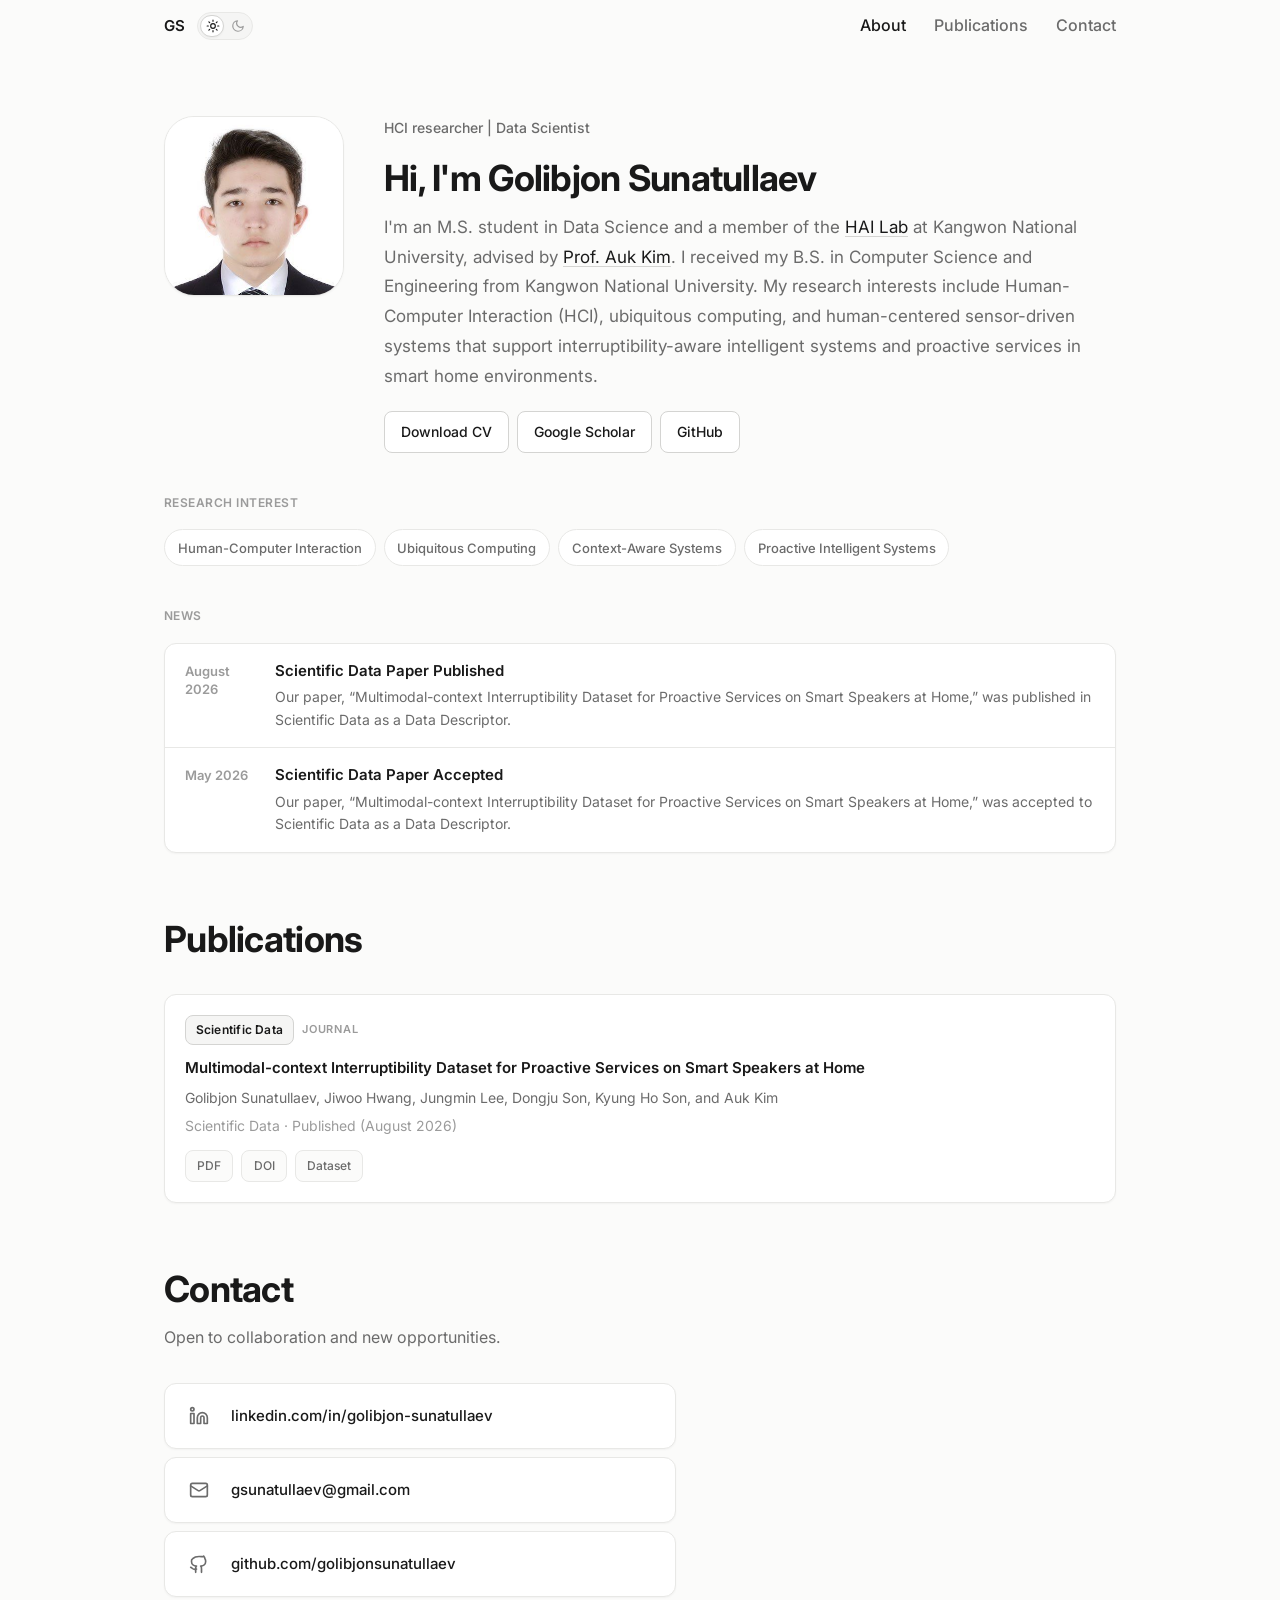
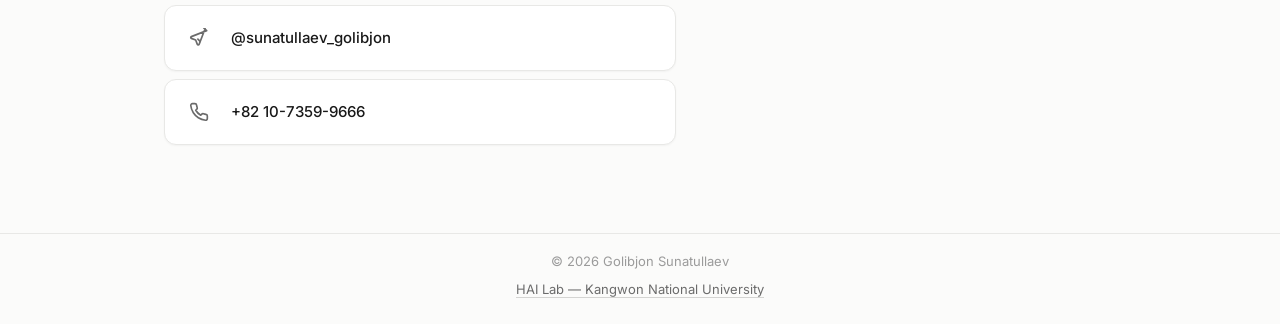
<file: index.html>
<!DOCTYPE html>
<html lang="en">
<head>
  <meta charset="UTF-8">
  <meta name="viewport" content="width=device-width, initial-scale=1.0, viewport-fit=cover">
  <title>Golibjon Sunatullaev</title>
  <link rel="icon" id="favicon" href="favicon2.ico">
  <link rel="preconnect" href="https://fonts.googleapis.com">
  <link rel="preconnect" href="https://fonts.gstatic.com" crossorigin>
  <link href="https://fonts.googleapis.com/css2?family=Inter:wght@400;500;600;700&display=swap" rel="stylesheet">
  <link rel="stylesheet" href="style.css">
  <script>
    (function () {
      function updateFavicon(theme) {
        var href = theme === "dark" ? "favicon.ico" : "favicon2.ico";
        var icon = document.getElementById("favicon");
        if (icon && icon.parentNode) {
          var nextIcon = icon.cloneNode(false);
          nextIcon.setAttribute("href", href + "?theme=" + theme);
          icon.parentNode.replaceChild(nextIcon, icon);
        }

        var shortcutIcon = document.getElementById("favicon-shortcut");
        if (!shortcutIcon) {
          shortcutIcon = document.createElement("link");
          shortcutIcon.setAttribute("id", "favicon-shortcut");
          shortcutIcon.setAttribute("rel", "shortcut icon");
          document.head.appendChild(shortcutIcon);
        }
        shortcutIcon.setAttribute("href", href + "?theme=" + theme);
      }

      var stored = localStorage.getItem("theme");
      var prefersDark = window.matchMedia("(prefers-color-scheme: dark)").matches;
      var theme = stored || (prefersDark ? "dark" : "light");
      document.documentElement.setAttribute("data-theme", theme);
      updateFavicon(theme);
      window.updateThemeFavicon = updateFavicon;
    })();
  </script>
</head>
<body>
  <header class="site-header" id="top">
    <nav class="navbar container" aria-label="Primary navigation">
      <div class="nav-start">
        <a class="brand" href="#top">GS</a>
        <button class="theme-switch" type="button" role="switch" aria-checked="false" aria-label="Switch to dark mode" title="Switch to dark mode">
          <span class="theme-switch-track">
            <span class="theme-switch-icon theme-switch-sun" aria-hidden="true">
              <svg xmlns="http://www.w3.org/2000/svg" width="14" height="14" viewBox="0 0 24 24" fill="none" stroke="currentColor" stroke-width="2" stroke-linecap="round" stroke-linejoin="round">
                <circle cx="12" cy="12" r="4"></circle>
                <path d="M12 2v2M12 20v2M4.93 4.93l1.41 1.41M17.66 17.66l1.41 1.41M2 12h2M20 12h2M4.93 19.07l1.41-1.41M17.66 6.34l1.41-1.41"></path>
              </svg>
            </span>
            <span class="theme-switch-icon theme-switch-moon" aria-hidden="true">
              <svg xmlns="http://www.w3.org/2000/svg" width="14" height="14" viewBox="0 0 24 24" fill="none" stroke="currentColor" stroke-width="2" stroke-linecap="round" stroke-linejoin="round">
                <path d="M21 12.79A9 9 0 1 1 11.21 3 7 7 0 0 0 21 12.79z"></path>
              </svg>
            </span>
            <span class="theme-switch-thumb" aria-hidden="true"></span>
          </span>
        </button>
      </div>
      <button class="menu-toggle" type="button" aria-label="Toggle navigation" aria-expanded="false">
        <span></span>
        <span></span>
        <span></span>
      </button>
      <ul class="nav-links">
        <li><a href="#about">About</a></li>
        <li><a href="#publications">Publications</a></li>
        <li><a href="#contact">Contact</a></li>
      </ul>
    </nav>
  </header>

  <main>
    <section class="section" id="about">
      <div class="container">
        <div class="about-layout">
          <figure class="about-photo">
            <img
              class="about-photo-img"
              src="3x4 rasm.jpg"
              alt="Golibjon Sunatullaev"
              width="200"
              height="200"
              loading="lazy"
            >
          </figure>

          <div class="about-body">
            <header class="page-header">
              <p class="eyebrow">HCI researcher | Data Scientist</p>
              <h1 class="page-heading">Hi, I'm Golibjon Sunatullaev</h1>
              <p class="page-intro">
                I'm an M.S. student in Data Science and a member of the <a class="intro-link" href="https://hai.kangwon.ac.kr/" target="_blank" rel="noopener noreferrer">HAI Lab</a> at Kangwon National University, advised by <a class="intro-link" href="https://kimauk.github.io/" target="_blank" rel="noopener noreferrer">Prof. Auk Kim</a>. I received my B.S. in Computer Science and Engineering from Kangwon National University. My research interests include Human-Computer Interaction (HCI), ubiquitous computing, and human-centered sensor-driven systems that support interruptibility-aware intelligent systems and proactive services in smart home environments.
              </p>
            </header>

            <div class="about-actions">
              <a class="btn btn-secondary" href="https://drive.google.com/file/d/19ArJ_HFTnsXw5yrwB0dMmEfiG8anekxQ/view?usp=sharing" target="_blank" rel="noopener noreferrer">Download CV</a>
              <a class="btn btn-secondary" href="https://scholar.google.com/citations?user=9nj5_SAAAAAJ&hl=en&authuser=2" target="_blank" rel="noopener noreferrer">Google Scholar</a>
              <a class="btn btn-secondary" href="https://github.com/golibjonsunatullaev" target="_blank" rel="noopener noreferrer">GitHub</a>
            </div>
          </div>
        </div>

        <div class="subsection">
          <h2 class="subsection-title">Research Interest</h2>
          <div class="tag-list" role="list">
            <span class="tag" role="listitem">Human-Computer Interaction</span>
            <span class="tag" role="listitem">Ubiquitous Computing</span>
            <span class="tag" role="listitem">Context-Aware Systems</span>
            <span class="tag" role="listitem">Proactive Intelligent Systems</span>
          </div>
        </div>

        <div class="subsection">
          <h2 class="subsection-title">News</h2>
          <div class="news-feed">
            <article class="news-item">
              <time class="news-date" datetime="2026-08">August 2026</time>
              <div class="news-content">
                <h3 class="news-title">Scientific Data Paper Published</h3>
                <p class="news-desc">Our paper, “Multimodal-context Interruptibility Dataset for Proactive Services on Smart Speakers at Home,” was published in Scientific Data as a Data Descriptor.</p>
              </div>
            </article>
            <article class="news-item">
              <time class="news-date" datetime="2026-05">May 2026</time>
              <div class="news-content">
                <h3 class="news-title">Scientific Data Paper Accepted</h3>
                <p class="news-desc">Our paper, “Multimodal-context Interruptibility Dataset for Proactive Services on Smart Speakers at Home,” was accepted to Scientific Data as a Data Descriptor.</p>
              </div>
            </article>
          </div>
        </div>
      </div>
    </section>

    <section class="section" id="publications">
      <div class="container">
        <header class="page-header">
          <h2 class="page-heading">Publications</h2>
        </header>
    
        <div class="publication-list">
          <article class="publication-item">
            <div class="publication-content">
              <div class="pub-header">
                <span class="pub-badge">Scientific Data</span>
                <span class="pub-type">Journal</span>
              </div>
    
              <h3 class="publication-title">
                Multimodal-context Interruptibility Dataset for Proactive Services on Smart Speakers at Home
              </h3>
    
              <p class="publication-authors">
                Golibjon Sunatullaev, Jiwoo Hwang, Jungmin Lee, Dongju Son, Kyung Ho Son, and Auk Kim
              </p>
    
              <p class="publication-details">
                Scientific Data · Published (August 2026)
              </p>
    
              <div class="pub-links">
                <a class="pub-chip" href="paper1.pdf" target="_blank" rel="noopener noreferrer">PDF</a>
    
                <a class="pub-chip"
                   href="https://doi.org/10.1038/s41597-026-07618-0"
                   target="_blank"
                   rel="noopener noreferrer">DOI</a>
    
                <a class="pub-chip"
                   href="https://zenodo.org/records/20487071"
                   target="_blank"
                   rel="noopener noreferrer">Dataset</a>
              </div>
            </div>
          </article>
        </div>
      </div>
    </section>

    <section class="section" id="contact">
      <div class="container">
        <header class="page-header">
          <h2 class="page-heading">Contact</h2>
          <p class="section-intro">Open to collaboration and new opportunities.</p>
        </header>

        <ul class="contact-list">
          <li>
            <a class="contact-link" href="https://www.linkedin.com/in/golibjon-sunatullaev/" target="_blank" rel="noopener noreferrer">
              <span class="contact-icon" aria-hidden="true">
                <svg xmlns="http://www.w3.org/2000/svg" width="20" height="20" viewBox="0 0 24 24" fill="none" stroke="currentColor" stroke-width="2" stroke-linecap="round" stroke-linejoin="round">
                  <path d="M16 8a6 6 0 0 1 6 6v7h-4v-7a2 2 0 0 0-4 0v7h-4v-7a6 6 0 0 1 6-6z"></path>
                  <rect x="2" y="9" width="4" height="12"></rect>
                  <circle cx="4" cy="4" r="2"></circle>
                </svg>
              </span>
              <span class="contact-text">linkedin.com/in/golibjon-sunatullaev</span>
            </a>
          </li>
          <li>
            <a class="contact-link" href="mailto:gsunatullaev@gmail.com" data-copy="gsunatullaev@gmail.com" data-copy-label="gsunatullaev@gmail.com">
              <span class="contact-icon" aria-hidden="true">
                <svg xmlns="http://www.w3.org/2000/svg" width="20" height="20" viewBox="0 0 24 24" fill="none" stroke="currentColor" stroke-width="2" stroke-linecap="round" stroke-linejoin="round">
                  <rect x="2" y="4" width="20" height="16" rx="2"></rect>
                  <path d="m22 7-8.97 5.7a1.94 1.94 0 0 1-2.06 0L2 7"></path>
                </svg>
              </span>
              <span class="contact-text">gsunatullaev@gmail.com</span>
            </a>
          </li>
          <li>
            <a class="contact-link" href="https://github.com/golibjonsunatullaev" target="_blank" rel="noopener noreferrer">
              <span class="contact-icon" aria-hidden="true">
                <svg xmlns="http://www.w3.org/2000/svg" width="20" height="20" viewBox="0 0 24 24" fill="none" stroke="currentColor" stroke-width="2" stroke-linecap="round" stroke-linejoin="round">
                  <path d="M15 22v-4a4.8 4.8 0 0 0-1-3.5c3 0 6-2 6-5.5.08-1.25-.27-2.48-1-3.5a3.5 3.5 0 0 0-1.5-3C18 4 16 3 12 3s-6 1-7.5 2.5A3.5 3.5 0 0 0 3 9c0 3.5 3 5.5 6 5.5-.39.49-.68 1.05-.85 1.65S7.5 18 8 19v3"></path>
                  <path d="M9 18c-4.51 2-5-2-7-2"></path>
                </svg>
              </span>
              <span class="contact-text">github.com/golibjonsunatullaev</span>
            </a>
          </li>
          <li>
            <a class="contact-link" href="https://t.me/sunatullaev_golibjon" target="_blank" rel="noopener noreferrer">
              <span class="contact-icon" aria-hidden="true">
                <svg xmlns="http://www.w3.org/2000/svg" width="20" height="20" viewBox="0 0 24 24" fill="none" stroke="currentColor" stroke-width="2" stroke-linecap="round" stroke-linejoin="round">
                  <path d="M21.198 3.148 2.802 10.352c-.96.384-.96 1.728 0 2.112l5.184 2.016 2.016 5.184c.384.96 1.728.96 2.112 0l7.104-18.396c.384-.96-.576-1.728-1.536-1.344z"></path>
                  <path d="m10.656 13.344 2.688 2.688"></path>
                </svg>
              </span>
              <span class="contact-text">@sunatullaev_golibjon</span>
            </a>
          </li>
          <li>
            <a class="contact-link" href="tel:+821073599666" data-copy="+82 10-7359-9666" data-copy-label="+82 10-7359-9666">
              <span class="contact-icon" aria-hidden="true">
                <svg xmlns="http://www.w3.org/2000/svg" width="20" height="20" viewBox="0 0 24 24" fill="none" stroke="currentColor" stroke-width="2" stroke-linecap="round" stroke-linejoin="round">
                  <path d="M22 16.92v3a2 2 0 0 1-2.18 2 19.79 19.79 0 0 1-8.63-3.07 19.5 19.5 0 0 1-6-6 19.79 19.79 0 0 1-3.07-8.67A2 2 0 0 1 4.11 2h3a2 2 0 0 1 2 1.72 12.84 12.84 0 0 0 .7 2.81 2 2 0 0 1-.45 2.11L8.09 9.91a16 16 0 0 0 6 6l1.27-1.27a2 2 0 0 1 2.11-.45 12.84 12.84 0 0 0 2.81.7A2 2 0 0 1 22 16.92z"></path>
                </svg>
              </span>
              <span class="contact-text">+82 10-7359-9666</span>
            </a>
          </li>
        </ul>
      </div>
    </section>
  </main>

  <footer class="site-footer">
    <div class="container footer-content">
      <p>&copy; 2026 Golibjon Sunatullaev</p>
      <p>
        <a class="footer-link" href="https://hai.kangwon.ac.kr/" target="_blank" rel="noopener noreferrer">HAI Lab — Kangwon National University</a>
      </p>
    </div>
  </footer>

  <script src="script.js"></script>
</body>
</html>
</file>
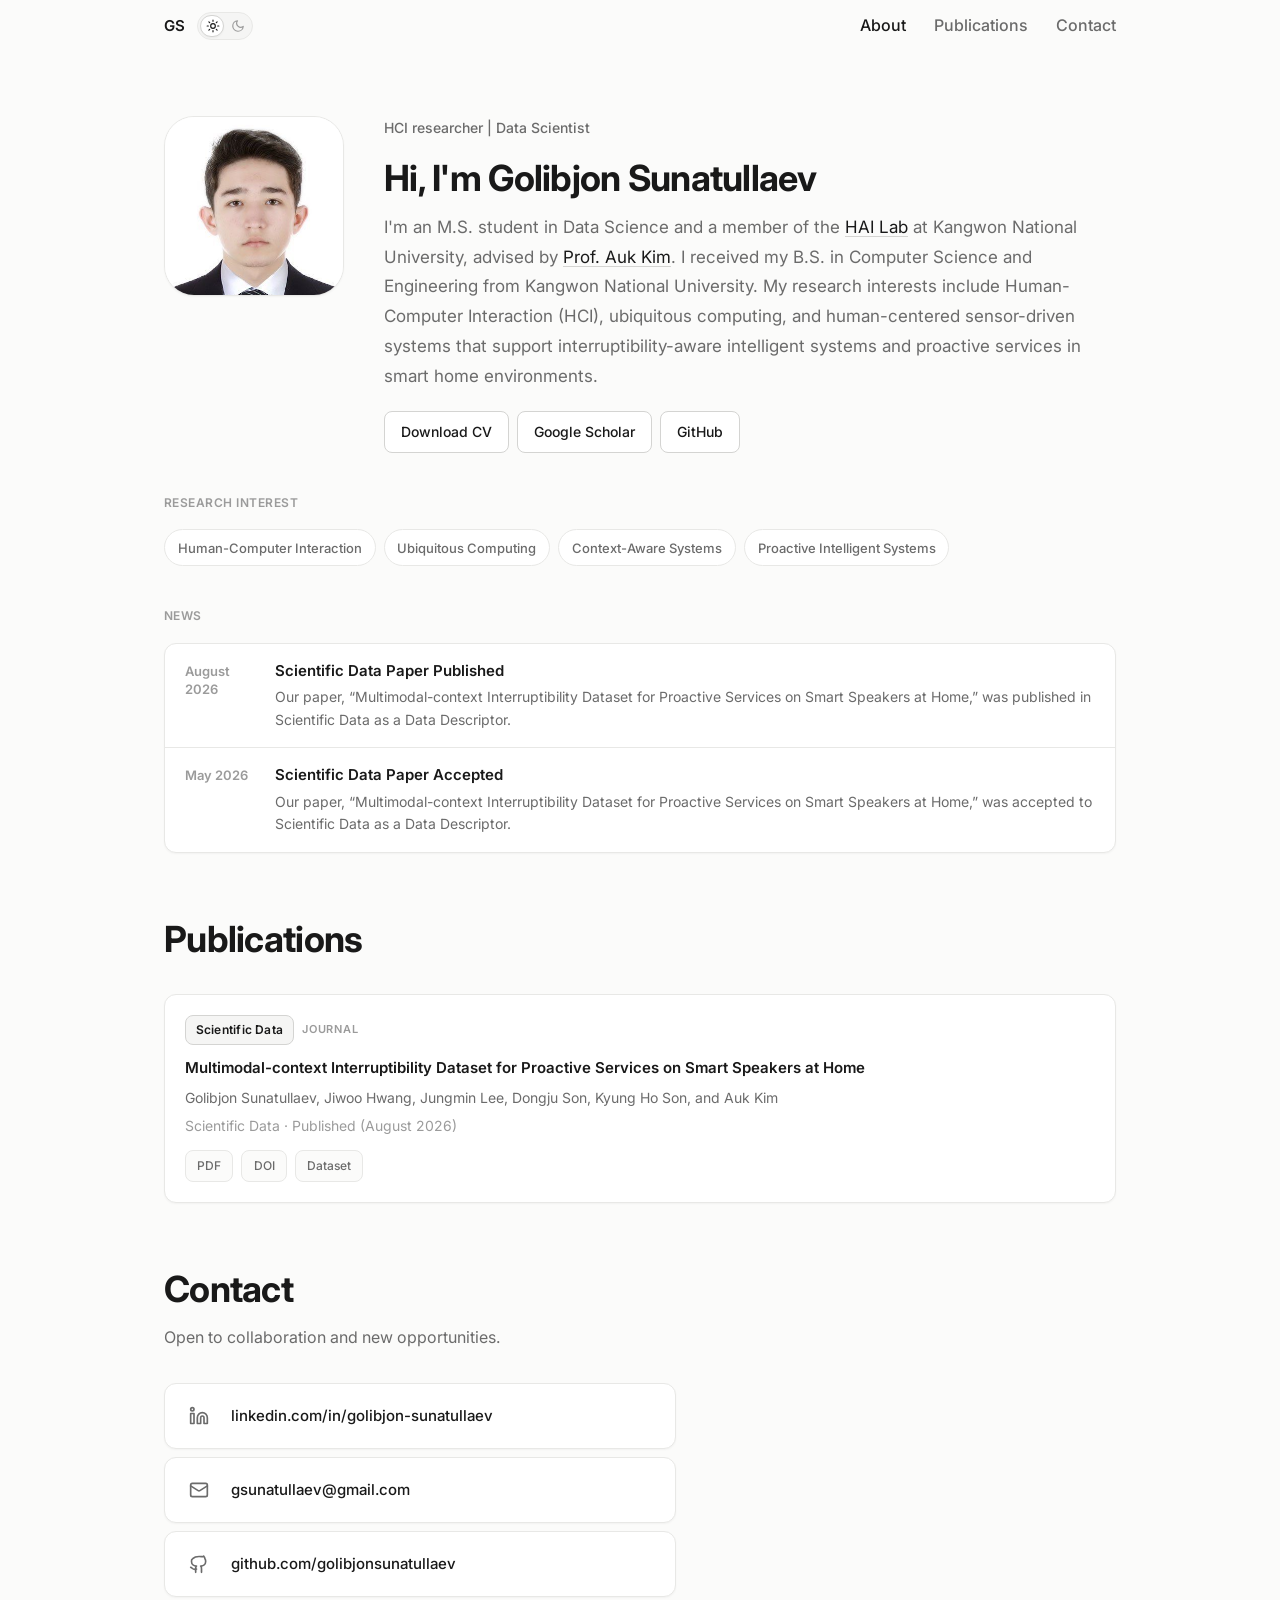
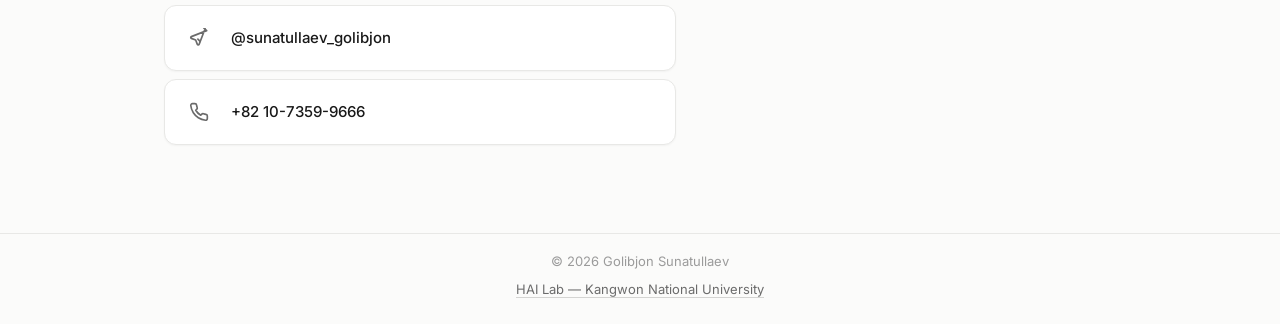
<file: about.html>
<!DOCTYPE html>
<html lang="en">
<head>
  <meta charset="UTF-8">
  <meta http-equiv="refresh" content="0; url=index.html#about">
  <script>location.replace("index.html#about");</script>
</head>
<body>
  <p><a href="index.html#about">Go to About</a></p>
</body>
</html>
</file>
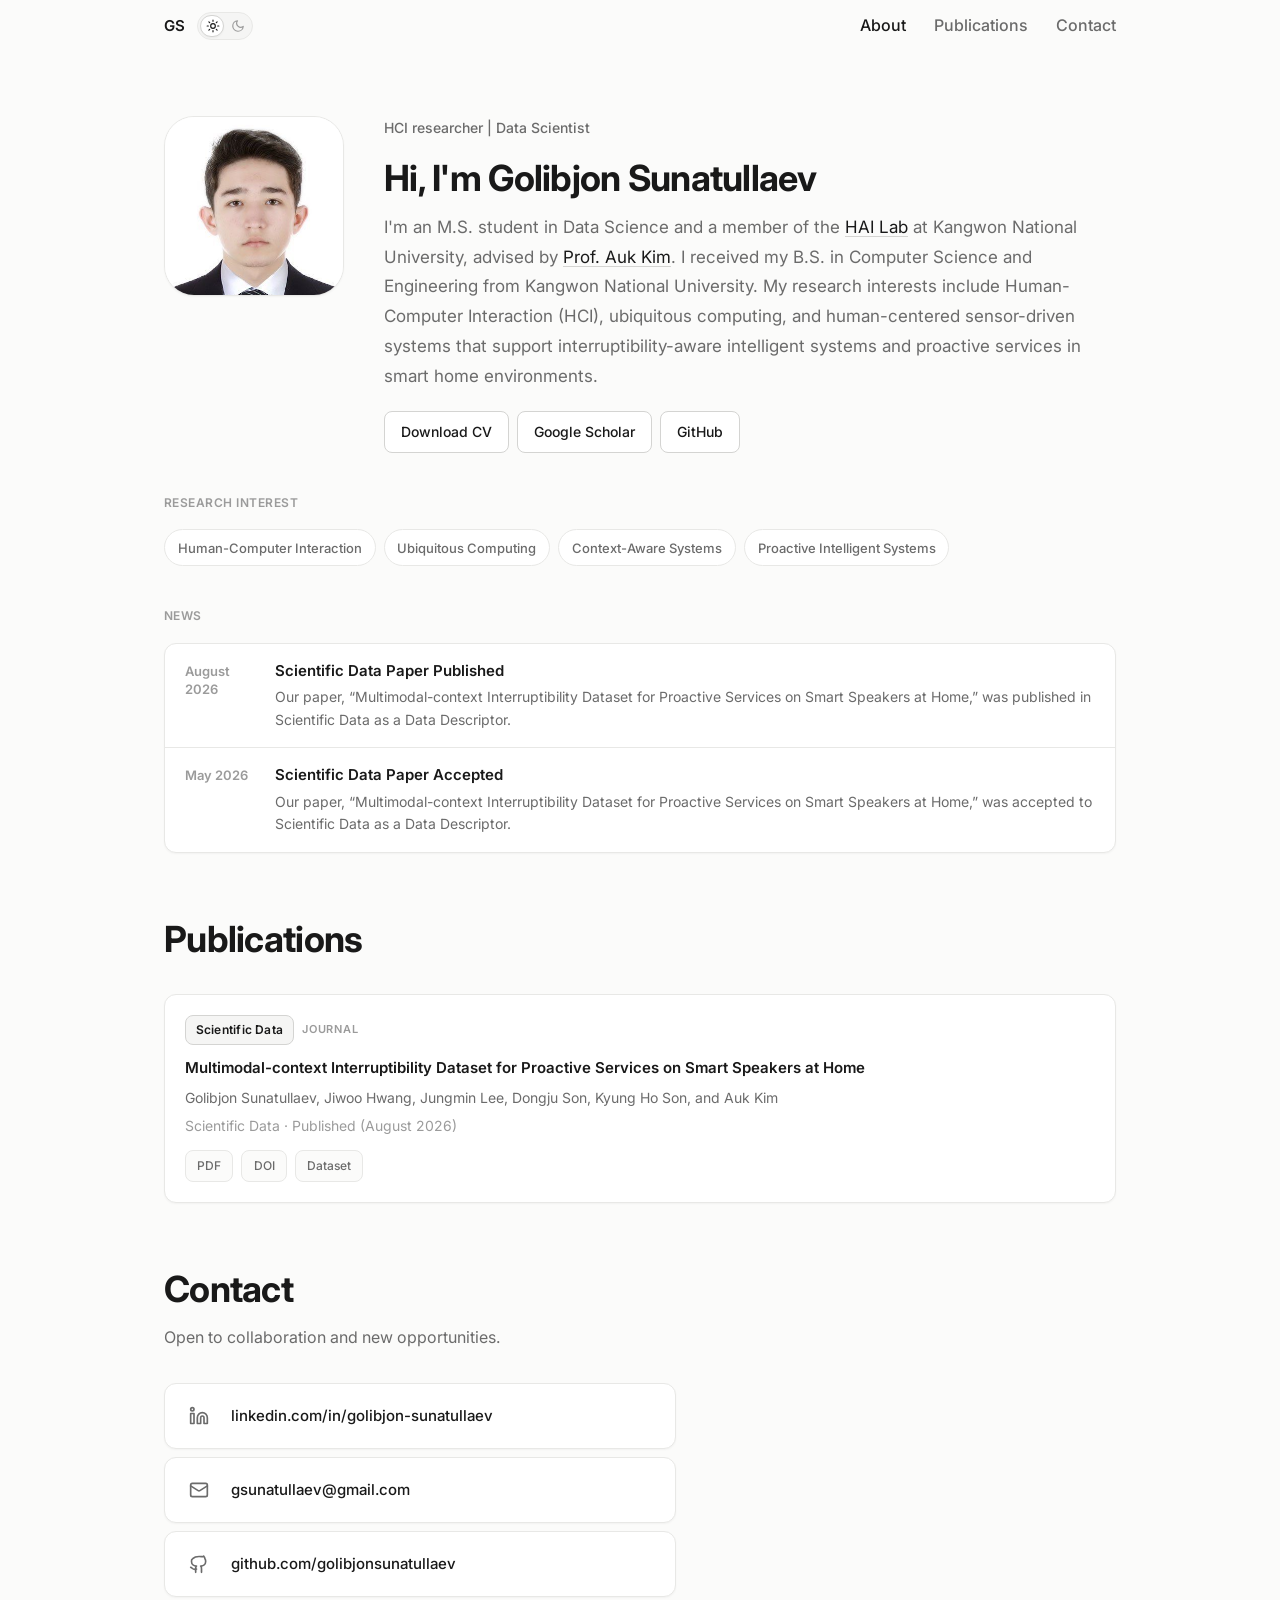
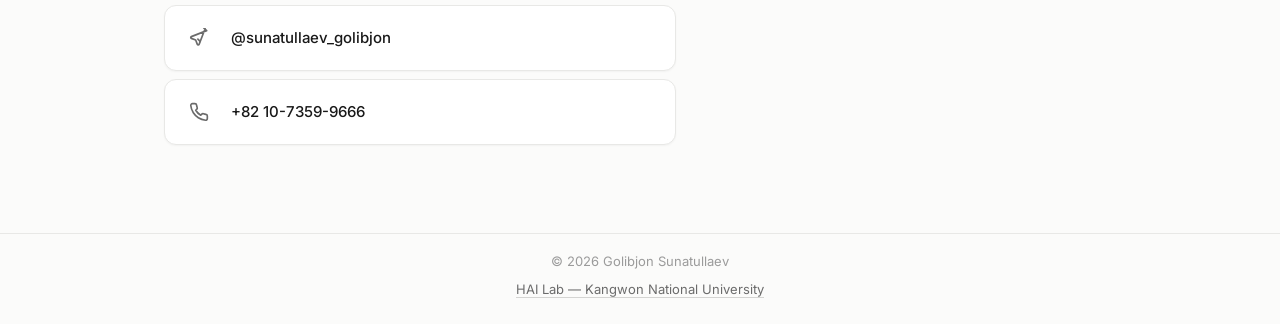
<file: contact.html>
<!DOCTYPE html>
<html lang="en">
<head>
  <meta charset="UTF-8">
  <meta http-equiv="refresh" content="0; url=index.html#contact">
  <script>location.replace("index.html#contact");</script>
</head>
<body>
  <p><a href="index.html#contact">Go to Contact</a></p>
</body>
</html>
</file>
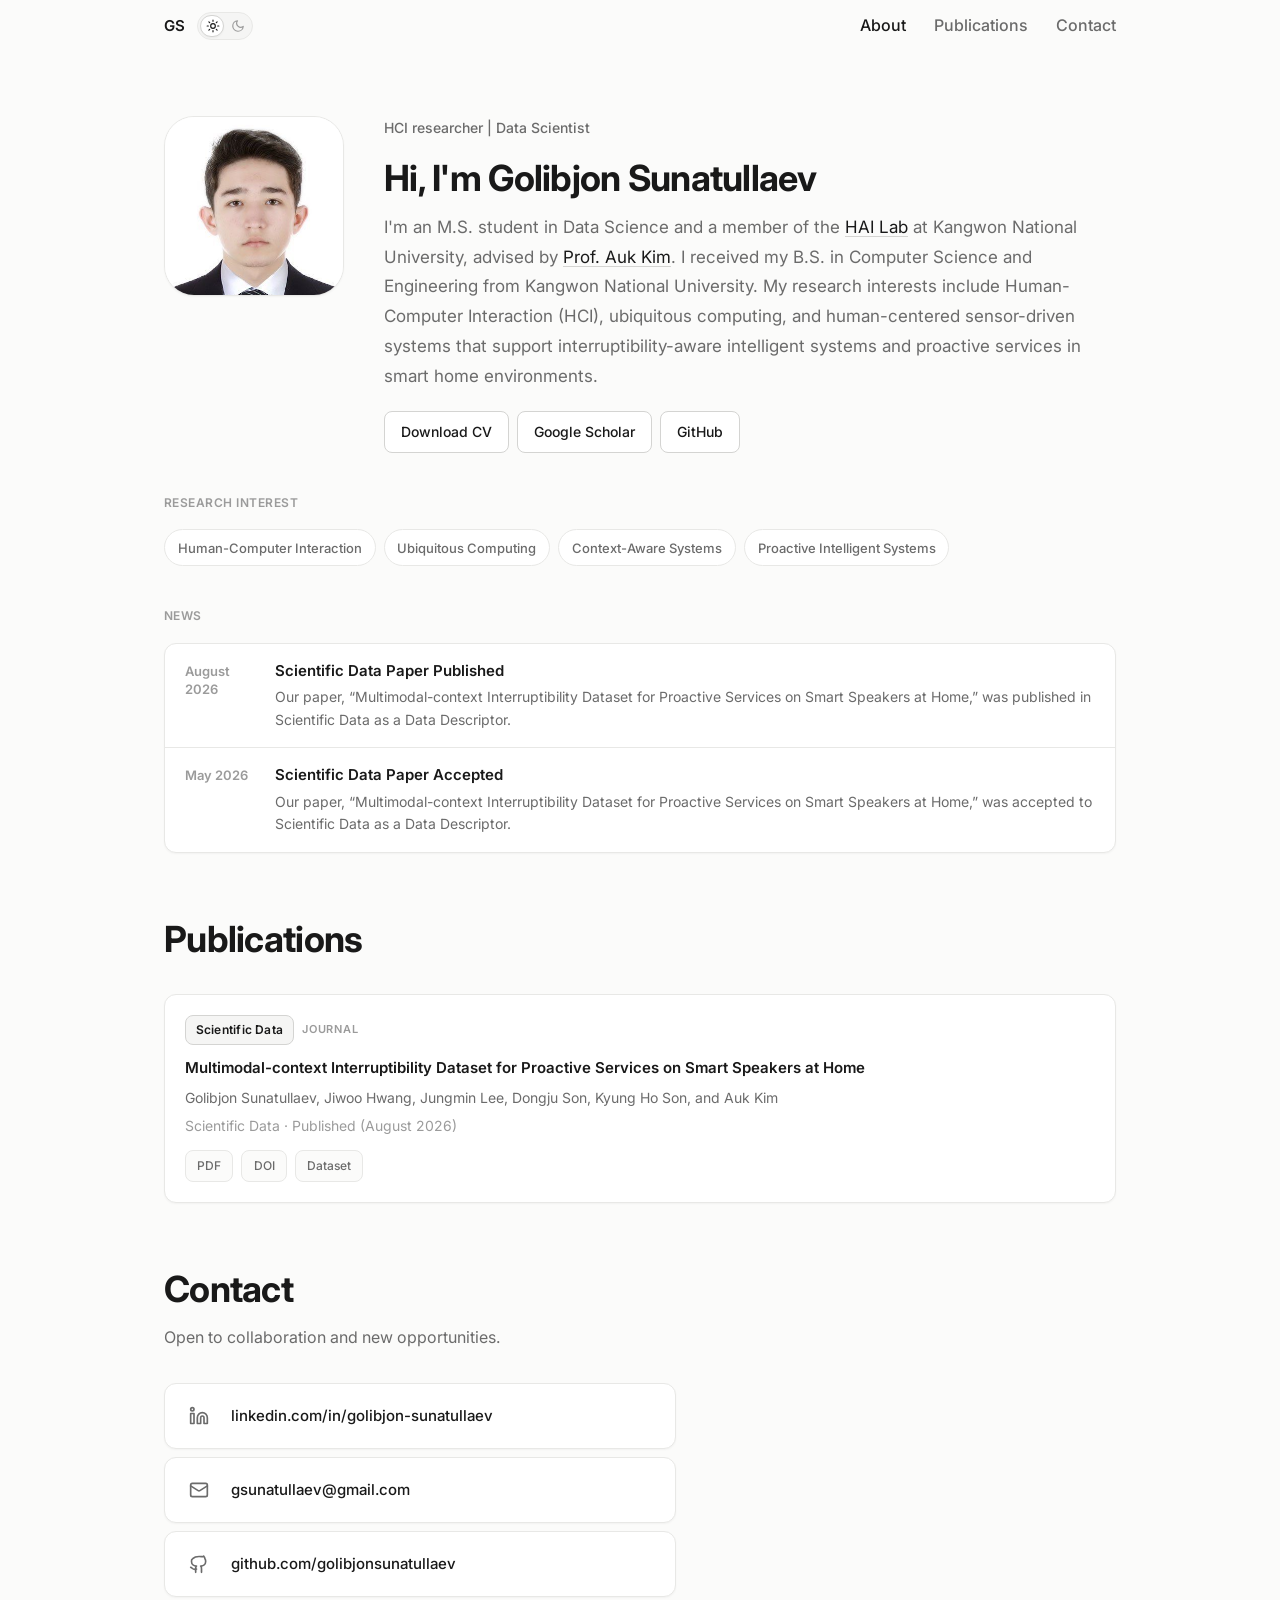
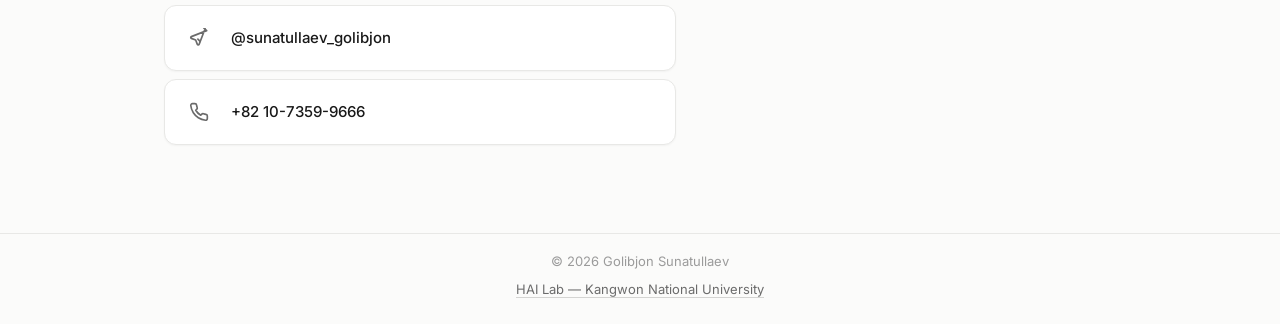
<file: publications.html>
<!DOCTYPE html>
<html lang="en">
<head>
  <meta charset="UTF-8">
  <meta http-equiv="refresh" content="0; url=index.html#publications">
  <script>location.replace("index.html#publications");</script>
</head>
<body>
  <p><a href="index.html#publications">Go to Publications</a></p>
</body>
</html>
</file>
<file: style.css>
:root {
  --bg: #fbfbfa;
  --bg-elevated: #ffffff;
  --bg-hover: #f5f5f4;
  --bg-header: rgba(251, 251, 250, 0.9);
  --text: #191919;
  --text-secondary: #6b6b6b;
  --text-muted: #9b9b9b;
  --border: #e8e8e6;
  --border-strong: #d4d4d2;
  --btn-primary-hover: #333333;
  --shadow-sm: 0 1px 2px rgba(0, 0, 0, 0.04);
  --shadow-md: 0 4px 12px rgba(0, 0, 0, 0.06);
  --radius: 8px;
  --radius-lg: 12px;
  --max-width: 1000px;
  --nav-height: 52px;
  --space-section: clamp(3rem, 8vw, 5.5rem);
  --container-padding: clamp(1rem, 4vw, 1.5rem);
}

[data-theme="dark"] {
  --bg: #232326;
  --bg-elevated: #2e2e31;
  --bg-hover: #38383c;
  --bg-header: rgba(35, 35, 38, 0.92);
  --text: #ededee;
  --text-secondary: #b0b0b5;
  --text-muted: #88888f;
  --border: #3f3f44;
  --border-strong: #52525a;
  --btn-primary-hover: #d4d4d4;
  --shadow-sm: 0 1px 2px rgba(0, 0, 0, 0.18);
  --shadow-md: 0 4px 12px rgba(0, 0, 0, 0.22);
}

*,
*::before,
*::after {
  box-sizing: border-box;
  margin: 0;
  padding: 0;
}

html {
  scroll-behavior: smooth;
  overflow-x: hidden;
}

body.nav-open {
  overflow: hidden;
}

body {
  overflow-x: hidden;
  font-family: "Inter", -apple-system, BlinkMacSystemFont, "Segoe UI", sans-serif;
  font-size: 1rem;
  font-weight: 400;
  line-height: 1.7;
  color: var(--text);
  background-color: var(--bg);
  -webkit-font-smoothing: antialiased;
  transition: background-color 0.2s ease, color 0.2s ease;
}

a {
  color: inherit;
  text-decoration: none;
}

.container {
  width: 100%;
  max-width: var(--max-width);
  margin: 0 auto;
  padding-left: max(var(--container-padding), env(safe-area-inset-left, 0px));
  padding-right: max(var(--container-padding), env(safe-area-inset-right, 0px));
}

.section {
  padding: var(--space-section) 0;
  scroll-margin-top: calc(var(--nav-height) + 0.75rem);
}

#about {
  padding-top: clamp(2.5rem, 8vw, 4rem);
  padding-bottom: clamp(1.25rem, 3.5vw, 2rem);
}

#publications {
  padding-top: clamp(1.25rem, 3.5vw, 2rem);
  padding-bottom: clamp(1.25rem, 3.5vw, 2rem);
}

#contact {
  padding-top: clamp(1.25rem, 3.5vw, 2rem);
}

.section-title {
  font-size: 0.75rem;
  font-weight: 600;
  letter-spacing: 0.04em;
  text-transform: uppercase;
  color: var(--text-muted);
  margin-bottom: 1.25rem;
}

.section-intro {
  color: var(--text-secondary);
  margin-bottom: 2rem;
  max-width: 42ch;
}

/* Header */
.site-header {
  position: sticky;
  top: 0;
  z-index: 100;
  background: var(--bg-header);
  backdrop-filter: blur(8px);
  transition: background-color 0.2s ease;
}

.navbar {
  position: relative;
  display: flex;
  align-items: center;
  justify-content: space-between;
  gap: 1rem;
  min-height: var(--nav-height);
}

.brand {
  font-size: 0.9375rem;
  font-weight: 600;
  color: var(--text);
  transition: color 0.2s ease;
}

.brand:hover {
  color: var(--text-secondary);
}

.nav-start {
  display: flex;
  align-items: center;
  gap: 0.75rem;
  flex-shrink: 0;
}

.nav-links {
  display: flex;
  list-style: none;
  gap: 1.75rem;
}

.nav-links a {
  font-size: 1rem;
  font-weight: 500;
  color: var(--text-secondary);
  transition: color 0.2s ease;
}

.nav-links a:hover,
.nav-links a.active {
  color: var(--text);
}

.menu-toggle {
  display: none;
  flex-direction: column;
  justify-content: center;
  gap: 5px;
  width: 2rem;
  height: 2rem;
  padding: 0;
  border: none;
  background: transparent;
  cursor: pointer;
}

.menu-toggle span {
  display: block;
  width: 1.125rem;
  height: 1.5px;
  background: var(--text);
  border-radius: 1px;
  transition: opacity 0.2s ease;
}

.page-header {
  margin-bottom: 2rem;
}

.subsection {
  margin-top: 2.5rem;
}

.subsection-title {
  font-size: 0.75rem;
  font-weight: 600;
  letter-spacing: 0.04em;
  text-transform: uppercase;
  color: var(--text-muted);
  margin-bottom: 1rem;
}

.page-heading {
  font-size: clamp(1.75rem, 5vw, 2.25rem);
  font-weight: 700;
  line-height: 1.25;
  letter-spacing: -0.02em;
  color: var(--text);
  margin-bottom: 0.75rem;
  overflow-wrap: break-word;
}

.page-intro {
  font-size: clamp(0.9375rem, 2vw + 0.5rem, 1.0625rem);
  color: var(--text-secondary);
  max-width: 65ch;
  line-height: 1.75;
}

.intro-link {
  color: var(--text);
  text-decoration: underline;
  text-underline-offset: 3px;
  text-decoration-color: var(--border-strong);
  transition: color 0.2s ease, text-decoration-color 0.2s ease;
}

.intro-link:hover {
  color: var(--text-secondary);
  text-decoration-color: var(--text);
}

.about-actions {
  display: flex;
  flex-wrap: wrap;
  gap: 0.5rem;
  margin-top: 1.25rem;
}

.tag-list {
  display: flex;
  flex-wrap: wrap;
  gap: 0.5rem;
}

.tag {
  display: inline-block;
  padding: 0.4rem 0.8rem;
  font-size: 0.8125rem;
  font-weight: 500;
  color: var(--text-secondary);
  background: var(--bg-elevated);
  border: 1px solid var(--border);
  border-radius: 999px;
}

.news-feed {
  max-height: 16rem;
  overflow-y: auto;
  border: 1px solid var(--border);
  border-radius: var(--radius-lg);
  background: var(--bg-elevated);
  box-shadow: var(--shadow-sm);
  scrollbar-width: thin;
  scrollbar-color: var(--border-strong) transparent;
}

.news-feed::-webkit-scrollbar {
  width: 6px;
}

.news-feed::-webkit-scrollbar-thumb {
  background: var(--border-strong);
  border-radius: 999px;
}

.news-item {
  display: flex;
  align-items: flex-start;
  gap: 0.875rem;
  padding: 1rem 1.25rem;
  border-bottom: 1px solid var(--border);
}

.news-item:last-child {
  border-bottom: none;
}

.news-date {
  flex-shrink: 0;
  width: 4.75rem;
  padding-top: 0.125rem;
  font-size: 0.8125rem;
  font-weight: 600;
  color: var(--text-muted);
  line-height: 1.4;
}

.news-content {
  flex: 1;
  min-width: 0;
}

.news-title {
  font-size: 0.9375rem;
  font-weight: 600;
  color: var(--text);
  line-height: 1.4;
  margin-bottom: 0.35rem;
}

.news-desc {
  font-size: 0.875rem;
  color: var(--text-secondary);
  line-height: 1.6;
}

.eyebrow {
  font-size: 0.875rem;
  font-weight: 500;
  color: var(--text-secondary);
  margin-bottom: 1rem;
}

.btn {
  display: inline-flex;
  align-items: center;
  justify-content: center;
  padding: 0.5rem 1rem;
  font-size: 0.875rem;
  font-weight: 500;
  border-radius: var(--radius);
  transition: background-color 0.2s ease, border-color 0.2s ease, color 0.2s ease;
}

.btn-primary {
  background: var(--text);
  color: var(--bg-elevated);
  border: 1px solid var(--text);
}

.btn-primary:hover {
  background: var(--btn-primary-hover);
  border-color: var(--btn-primary-hover);
}

.btn-secondary {
  background: var(--bg-elevated);
  color: var(--text);
  border: 1px solid var(--border-strong);
}

.btn-secondary:hover {
  background: var(--bg-hover);
  border-color: var(--text-muted);
}

.card,
.contact-link,
.btn,
.site-header {
  transition: background-color 0.2s ease, border-color 0.2s ease, color 0.2s ease, box-shadow 0.2s ease;
}

/* Theme switch — next to brand */
.theme-switch {
  flex-shrink: 0;
  padding: 0;
  border: none;
  background: transparent;
  cursor: pointer;
}

.theme-switch-track {
  position: relative;
  display: grid;
  grid-template-columns: 1fr 1fr;
  align-items: center;
  width: 3.5rem;
  height: 1.75rem;
  padding: 2px;
  background: var(--bg-hover);
  border: 1px solid var(--border);
  border-radius: 999px;
  transition: border-color 0.2s ease, background-color 0.2s ease;
}

.theme-switch:hover .theme-switch-track {
  border-color: var(--border-strong);
}

.theme-switch-icon {
  position: relative;
  z-index: 1;
  display: flex;
  align-items: center;
  justify-content: center;
  color: var(--text-muted);
  transition: color 0.2s ease;
}

.theme-switch-thumb {
  position: absolute;
  top: 2px;
  left: 2px;
  width: calc(50% - 3px);
  height: calc(100% - 4px);
  background: var(--bg-elevated);
  border: 1px solid var(--border-strong);
  border-radius: 999px;
  box-shadow: var(--shadow-sm);
  transition: left 0.25s ease, background-color 0.2s ease, border-color 0.2s ease;
  pointer-events: none;
}

[data-theme="dark"] .theme-switch-thumb {
  left: calc(50% + 1px);
}

[data-theme="light"] .theme-switch-sun,
:root:not([data-theme="dark"]) .theme-switch-sun {
  color: var(--text);
}

[data-theme="dark"] .theme-switch-moon {
  color: var(--text);
}

/* About */
.about-layout {
  display: flex;
  align-items: flex-start;
  gap: clamp(1.5rem, 4vw, 2.5rem);
}

.about-photo {
  flex-shrink: 0;
  margin: 0;
}

.about-photo-img {
  display: block;
  width: clamp(7.5rem, 22vw, 11.25rem);
  height: clamp(7.5rem, 22vw, 11.25rem);
  border-radius: 30px;
  object-fit: cover;
  object-position: center top;
  border: 1px solid var(--border);
  box-shadow: var(--shadow-sm);
}

.about-body {
  flex: 1;
  min-width: 0;
}

.about-body .page-header {
  margin-bottom: 0;
}

.about-content {
  display: flex;
  flex-direction: column;
  gap: 1.25rem;
}

.about-content p {
  color: var(--text-secondary);
  font-size: clamp(0.9375rem, 2vw + 0.5rem, 1.0625rem);
  max-width: 52ch;
}

/* Publications */
.publication-list {
  display: flex;
  flex-direction: column;
  gap: 0.75rem;
  max-width: 100%;
}

.publication-item {
  padding: 1.25rem;
  background: var(--bg-elevated);
  border: 1px solid var(--border);
  border-radius: var(--radius-lg);
  box-shadow: var(--shadow-sm);
  transition: border-color 0.2s ease, box-shadow 0.2s ease;
}

.publication-item:hover {
  border-color: var(--border-strong);
  box-shadow: var(--shadow-md);
}

.publication-content {
  min-width: 0;
}

.pub-header {
  display: flex;
  align-items: center;
  flex-wrap: wrap;
  gap: 0.5rem;
  margin-bottom: 0.75rem;
}

.pub-badge {
  display: inline-flex;
  align-items: center;
  padding: 0.25rem 0.6rem;
  font-size: 0.75rem;
  font-weight: 600;
  letter-spacing: 0.02em;
  color: var(--text);
  background: var(--bg-hover);
  border: 1px solid var(--border-strong);
  border-radius: var(--radius);
  cursor: default;
  user-select: none;
}

.pub-type {
  font-size: 0.6875rem;
  font-weight: 600;
  letter-spacing: 0.08em;
  text-transform: uppercase;
  color: var(--text-muted);
}

.publication-title {
  font-size: 0.9375rem;
  font-weight: 600;
  color: var(--text);
  line-height: 1.45;
  margin-bottom: 0.5rem;
}

.publication-authors {
  font-size: 0.875rem;
  color: var(--text-secondary);
  line-height: 1.6;
  margin-bottom: 0.4rem;
}

.publication-details {
  font-size: 0.875rem;
  color: var(--text-muted);
  line-height: 1.6;
  margin-bottom: 0.75rem;
}

.pub-links {
  display: flex;
  flex-wrap: wrap;
  gap: 0.5rem;
}

.pub-chip {
  display: inline-flex;
  align-items: center;
  padding: 0.3rem 0.7rem;
  font-size: 0.75rem;
  font-weight: 500;
  color: var(--text-secondary);
  background: var(--bg);
  border: 1px solid var(--border);
  border-radius: var(--radius);
  cursor: default;
  user-select: none;
}

.card {
  padding: 1.5rem;
  background: var(--bg-elevated);
  border: 1px solid var(--border);
  border-radius: var(--radius-lg);
  box-shadow: var(--shadow-sm);
  transition: border-color 0.2s ease, box-shadow 0.2s ease;
}

.card:hover {
  border-color: var(--border-strong);
  box-shadow: var(--shadow-md);
}

.card h3 {
  font-size: 1.0625rem;
  font-weight: 600;
  color: var(--text);
  margin-bottom: 0.5rem;
}

.card p {
  font-size: 0.9375rem;
  color: var(--text-secondary);
  line-height: 1.65;
  margin-bottom: 1rem;
}

.card-link {
  font-size: 0.875rem;
  font-weight: 500;
  color: var(--text);
  text-decoration: underline;
  text-underline-offset: 3px;
  text-decoration-color: var(--border-strong);
  transition: text-decoration-color 0.2s ease;
}

.card-link:hover {
  text-decoration-color: var(--text);
}

/* Contact */
.contact-list {
  list-style: none;
  display: flex;
  flex-direction: column;
  gap: 0.5rem;
  max-width: 32rem;
  width: 100%;
}

.contact-link {
  display: flex;
  align-items: center;
  gap: 0.875rem;
  padding: 0.875rem 1rem;
  background: var(--bg-elevated);
  border: 1px solid var(--border);
  border-radius: var(--radius-lg);
  box-shadow: var(--shadow-sm);
  font-size: clamp(0.875rem, 2vw + 0.25rem, 0.9375rem);
  font-weight: 500;
  color: var(--text);
  word-break: break-word;
  transition: background-color 0.2s ease, border-color 0.2s ease, color 0.2s ease;
}

.contact-link:hover {
  background: var(--bg-hover);
  border-color: var(--border-strong);
  color: var(--text-secondary);
}

.contact-icon {
  display: flex;
  align-items: center;
  justify-content: center;
  flex-shrink: 0;
  width: 2.25rem;
  height: 2.25rem;
  color: var(--text-secondary);
  transition: color 0.2s ease;
}

.contact-link:hover .contact-icon {
  color: var(--text);
}

.contact-text {
  flex: 1;
  min-width: 0;
}

/* Footer */
.site-footer {
  padding: 1rem 0 1.5rem;
  border-top: 1px solid var(--border);
}

.footer-content {
  display: flex;
  flex-direction: column;
  align-items: center;
  gap: 0.35rem;
  text-align: center;
}

.site-footer p {
  font-size: 0.8125rem;
  color: var(--text-muted);
}

.footer-link {
  color: var(--text-secondary);
  text-decoration: underline;
  text-underline-offset: 3px;
  text-decoration-color: var(--border-strong);
  transition: color 0.2s ease, text-decoration-color 0.2s ease;
}

.footer-link:hover {
  color: var(--text);
  text-decoration-color: var(--text);
}

/* Responsive — tablet */
@media (max-width: 768px) {
  :root {
    --nav-height: 48px;
  }

  .menu-toggle {
    display: flex;
    flex-shrink: 0;
  }

  .nav-links {
    position: absolute;
    top: 100%;
    left: 0;
    right: 0;
    flex-direction: column;
    gap: 0;
    padding: 0.5rem var(--container-padding) 1rem;
    background: var(--bg-header);
    backdrop-filter: blur(8px);
    border-bottom: 1px solid var(--border);
    opacity: 0;
    visibility: hidden;
    pointer-events: none;
    transition: opacity 0.2s ease, visibility 0.2s ease;
  }

  .nav-links.open {
    opacity: 1;
    visibility: visible;
    pointer-events: auto;
  }

  .nav-links li {
    padding: 0.625rem 0;
    border-bottom: 1px solid var(--border);
  }

  .nav-links li:last-child {
    border-bottom: none;
  }

  .nav-links a {
    display: block;
    padding: 0.125rem 0;
  }

  .page-heading {
    max-width: none;
  }

  .about-layout {
    flex-direction: column;
    align-items: center;
    text-align: center;
  }

  .about-body {
    width: 100%;
  }

  .about-body .page-header,
  .about-content p,
  .page-intro,
  .about-actions,
  .subsection {
    margin-left: auto;
    margin-right: auto;
    text-align: center;
  }

  .about-actions,
  .tag-list {
    justify-content: center;
  }

  .news-item {
    flex-direction: column;
    gap: 0.35rem;
    text-align: left;
  }

  .news-date {
    width: auto;
  }

  .section-intro {
    margin-bottom: 1.5rem;
  }
}

/* Responsive — mobile */
@media (max-width: 480px) {
  :root {
    --nav-height: 44px;
  }

  .brand {
    font-size: 0.875rem;
    overflow: hidden;
    text-overflow: ellipsis;
    white-space: nowrap;
  }

  .card {
    padding: 1.125rem;
  }

  .site-footer {
    padding: 1.5rem 0 2rem;
  }

  .site-footer p {
    font-size: 0.75rem;
  }
}

/* Responsive — very small screens */
@media (max-width: 320px) {
  .theme-switch-track {
    width: 3.125rem;
    height: 1.625rem;
  }
}

/* Medium screens — prevent nav cramping */
@media (min-width: 769px) and (max-width: 900px) {
  .nav-links {
    gap: 1.25rem;
  }

  .nav-links a {
    font-size: 0.8125rem;
  }
}
</file>
